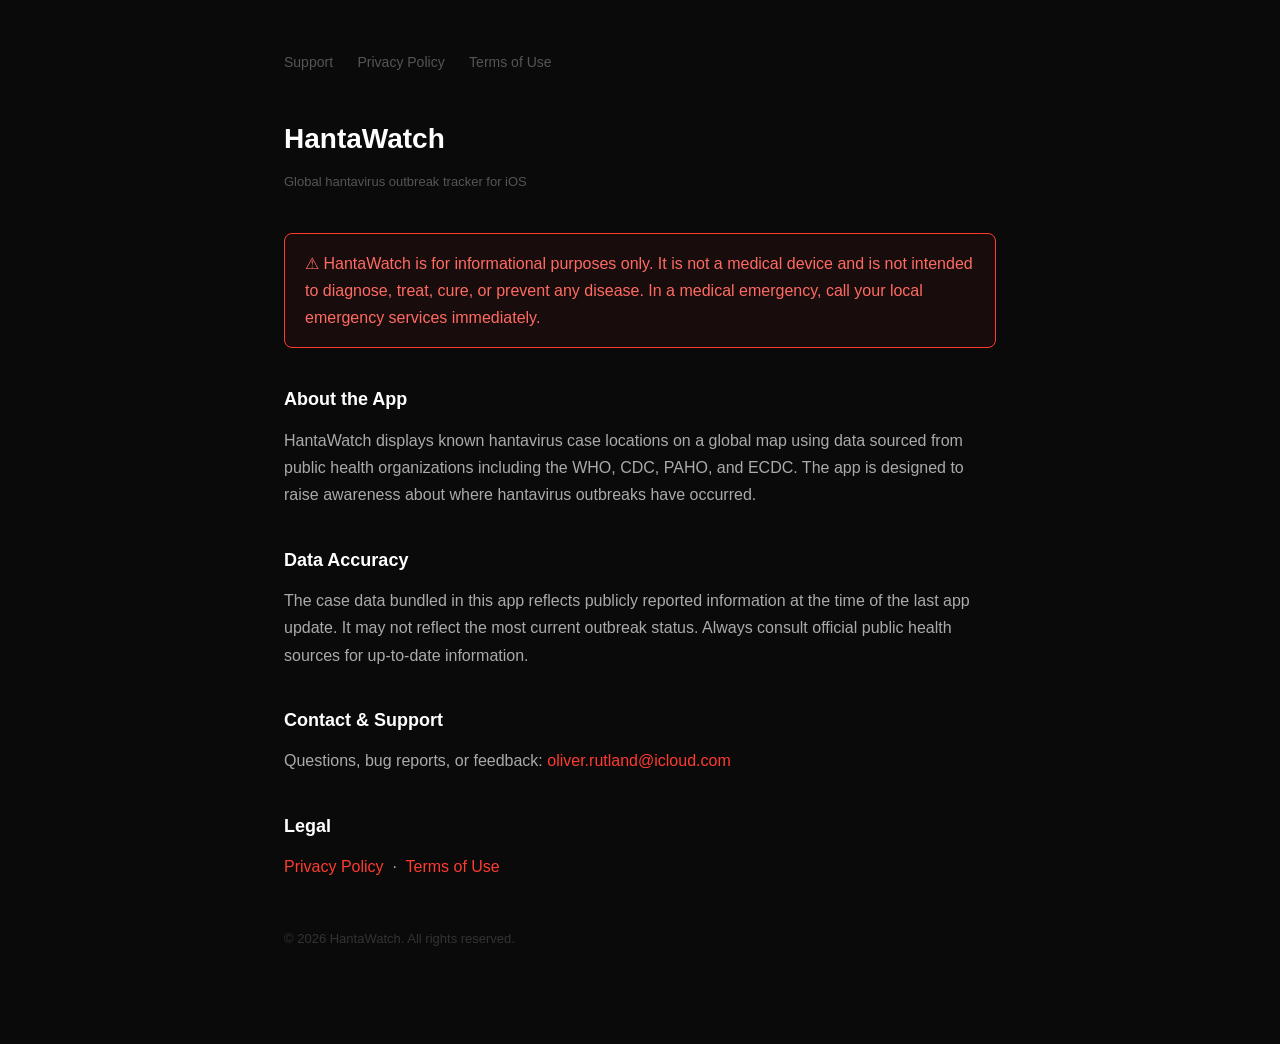
<file: docs/site/index.html>
<!DOCTYPE html>
<html lang="en">
<head>
  <meta charset="UTF-8">
  <meta name="viewport" content="width=device-width, initial-scale=1.0">
  <title>HantaWatch — Support</title>
  <link rel="stylesheet" href="_style.css">
</head>
<body>
  <nav>
    <a href="index.html">Support</a>
    <a href="privacy.html">Privacy Policy</a>
    <a href="terms.html">Terms of Use</a>
  </nav>

  <h1>HantaWatch</h1>
  <p class="meta">Global hantavirus outbreak tracker for iOS</p>

  <div class="warning">
    <p>⚠ HantaWatch is for informational purposes only. It is not a medical device and is not intended to diagnose, treat, cure, or prevent any disease. In a medical emergency, call your local emergency services immediately.</p>
  </div>

  <h2>About the App</h2>
  <p>HantaWatch displays known hantavirus case locations on a global map using data sourced from public health organizations including the WHO, CDC, PAHO, and ECDC. The app is designed to raise awareness about where hantavirus outbreaks have occurred.</p>

  <h2>Data Accuracy</h2>
  <p>The case data bundled in this app reflects publicly reported information at the time of the last app update. It may not reflect the most current outbreak status. Always consult official public health sources for up-to-date information.</p>

  <h2>Contact & Support</h2>
  <p>Questions, bug reports, or feedback: <a href="mailto:oliver.rutland@icloud.com">oliver.rutland@icloud.com</a></p>

  <h2>Legal</h2>
  <p>
    <a href="privacy.html">Privacy Policy</a> &nbsp;·&nbsp;
    <a href="terms.html">Terms of Use</a>
  </p>

  <p style="margin-top:48px; font-size:13px; color:#333;">© 2026 HantaWatch. All rights reserved.</p>
</body>
</html>
</file>
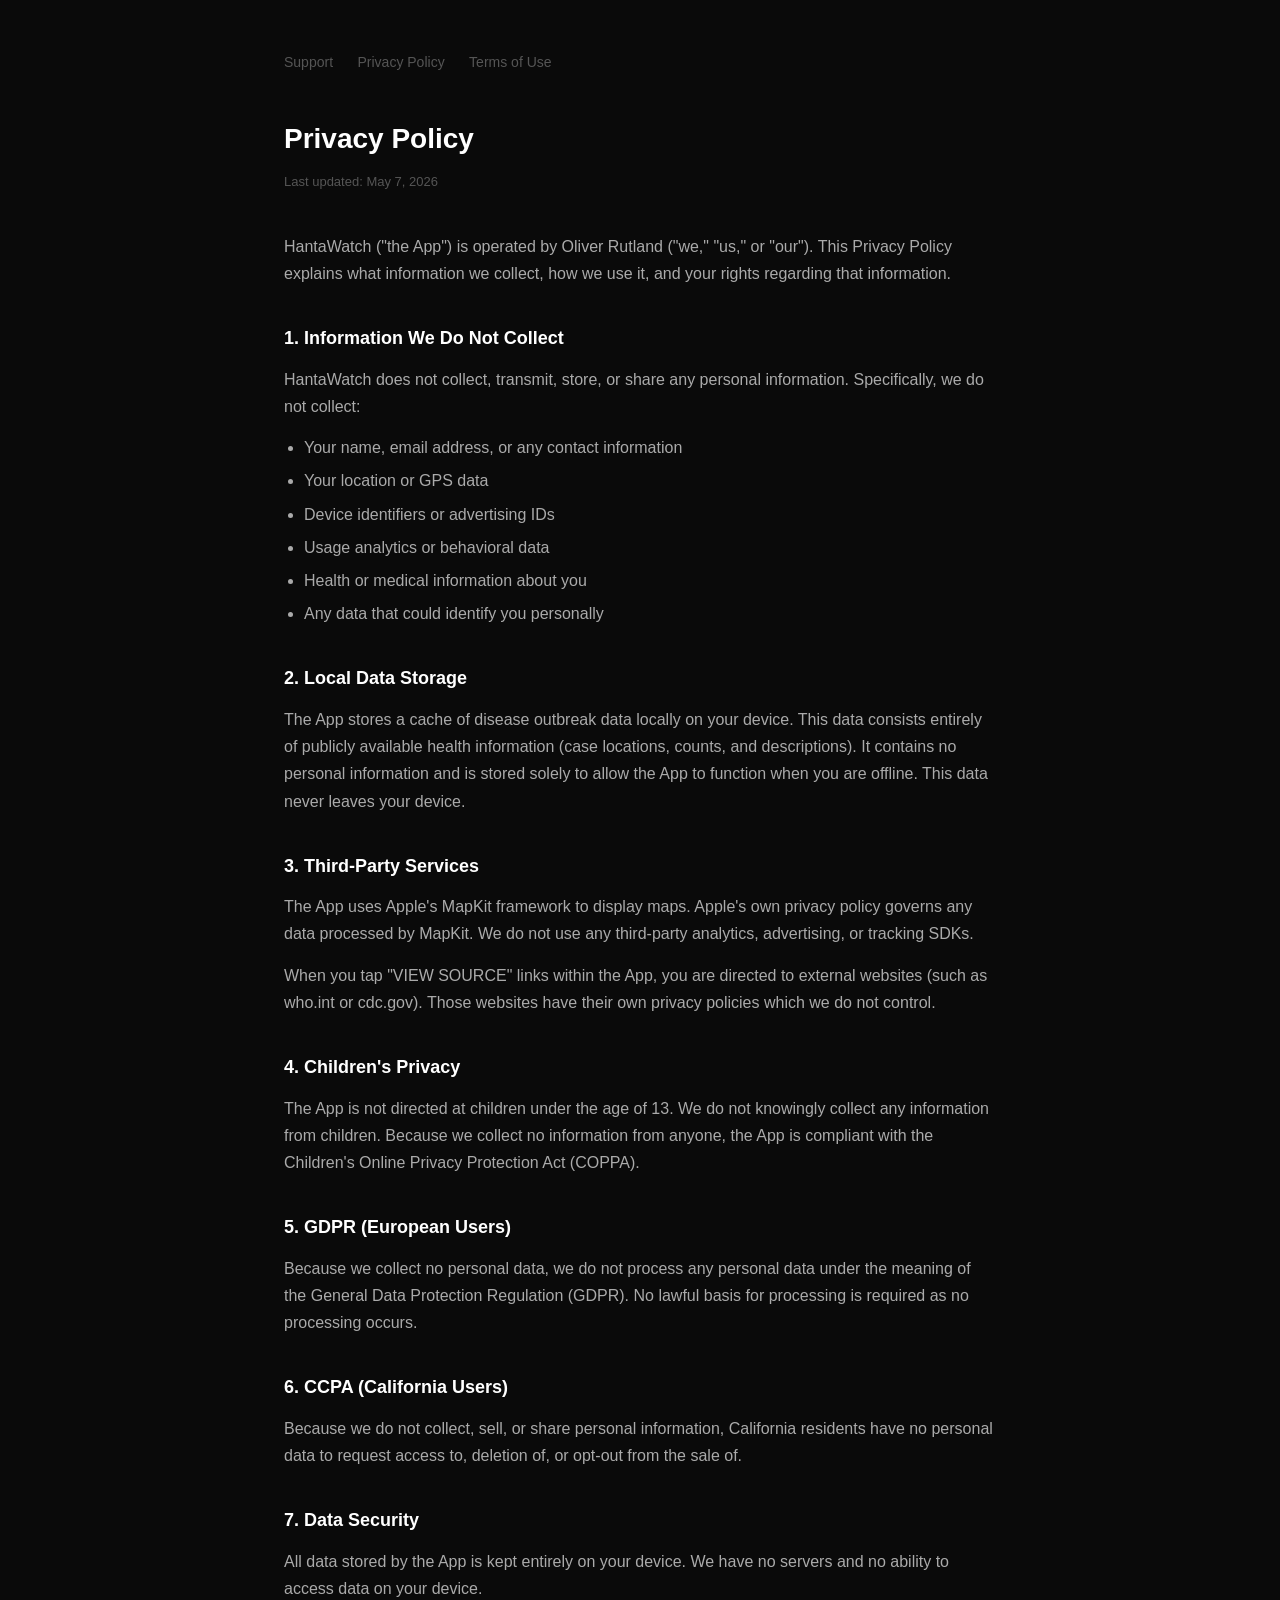
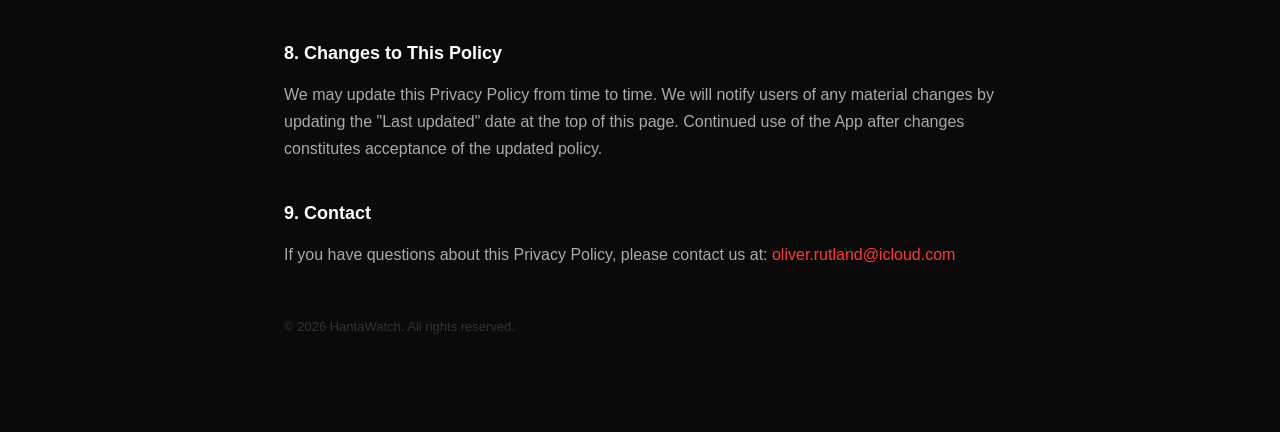
<file: docs/site/privacy.html>
<!DOCTYPE html>
<html lang="en">
<head>
  <meta charset="UTF-8">
  <meta name="viewport" content="width=device-width, initial-scale=1.0">
  <title>Privacy Policy — HantaWatch</title>
  <link rel="stylesheet" href="_style.css">
</head>
<body>
  <nav>
    <a href="index.html">Support</a>
    <a href="privacy.html">Privacy Policy</a>
    <a href="terms.html">Terms of Use</a>
  </nav>

  <h1>Privacy Policy</h1>
  <p class="meta">Last updated: May 7, 2026</p>

  <p>HantaWatch ("the App") is operated by Oliver Rutland ("we," "us," or "our"). This Privacy Policy explains what information we collect, how we use it, and your rights regarding that information.</p>

  <h2>1. Information We Do Not Collect</h2>
  <p>HantaWatch does not collect, transmit, store, or share any personal information. Specifically, we do not collect:</p>
  <ul>
    <li>Your name, email address, or any contact information</li>
    <li>Your location or GPS data</li>
    <li>Device identifiers or advertising IDs</li>
    <li>Usage analytics or behavioral data</li>
    <li>Health or medical information about you</li>
    <li>Any data that could identify you personally</li>
  </ul>

  <h2>2. Local Data Storage</h2>
  <p>The App stores a cache of disease outbreak data locally on your device. This data consists entirely of publicly available health information (case locations, counts, and descriptions). It contains no personal information and is stored solely to allow the App to function when you are offline. This data never leaves your device.</p>

  <h2>3. Third-Party Services</h2>
  <p>The App uses Apple's MapKit framework to display maps. Apple's own privacy policy governs any data processed by MapKit. We do not use any third-party analytics, advertising, or tracking SDKs.</p>
  <p>When you tap "VIEW SOURCE" links within the App, you are directed to external websites (such as who.int or cdc.gov). Those websites have their own privacy policies which we do not control.</p>

  <h2>4. Children's Privacy</h2>
  <p>The App is not directed at children under the age of 13. We do not knowingly collect any information from children. Because we collect no information from anyone, the App is compliant with the Children's Online Privacy Protection Act (COPPA).</p>

  <h2>5. GDPR (European Users)</h2>
  <p>Because we collect no personal data, we do not process any personal data under the meaning of the General Data Protection Regulation (GDPR). No lawful basis for processing is required as no processing occurs.</p>

  <h2>6. CCPA (California Users)</h2>
  <p>Because we do not collect, sell, or share personal information, California residents have no personal data to request access to, deletion of, or opt-out from the sale of.</p>

  <h2>7. Data Security</h2>
  <p>All data stored by the App is kept entirely on your device. We have no servers and no ability to access data on your device.</p>

  <h2>8. Changes to This Policy</h2>
  <p>We may update this Privacy Policy from time to time. We will notify users of any material changes by updating the "Last updated" date at the top of this page. Continued use of the App after changes constitutes acceptance of the updated policy.</p>

  <h2>9. Contact</h2>
  <p>If you have questions about this Privacy Policy, please contact us at: <a href="mailto:oliver.rutland@icloud.com">oliver.rutland@icloud.com</a></p>

  <p style="margin-top:48px; font-size:13px; color:#333;">© 2026 HantaWatch. All rights reserved.</p>
</body>
</html>
</file>
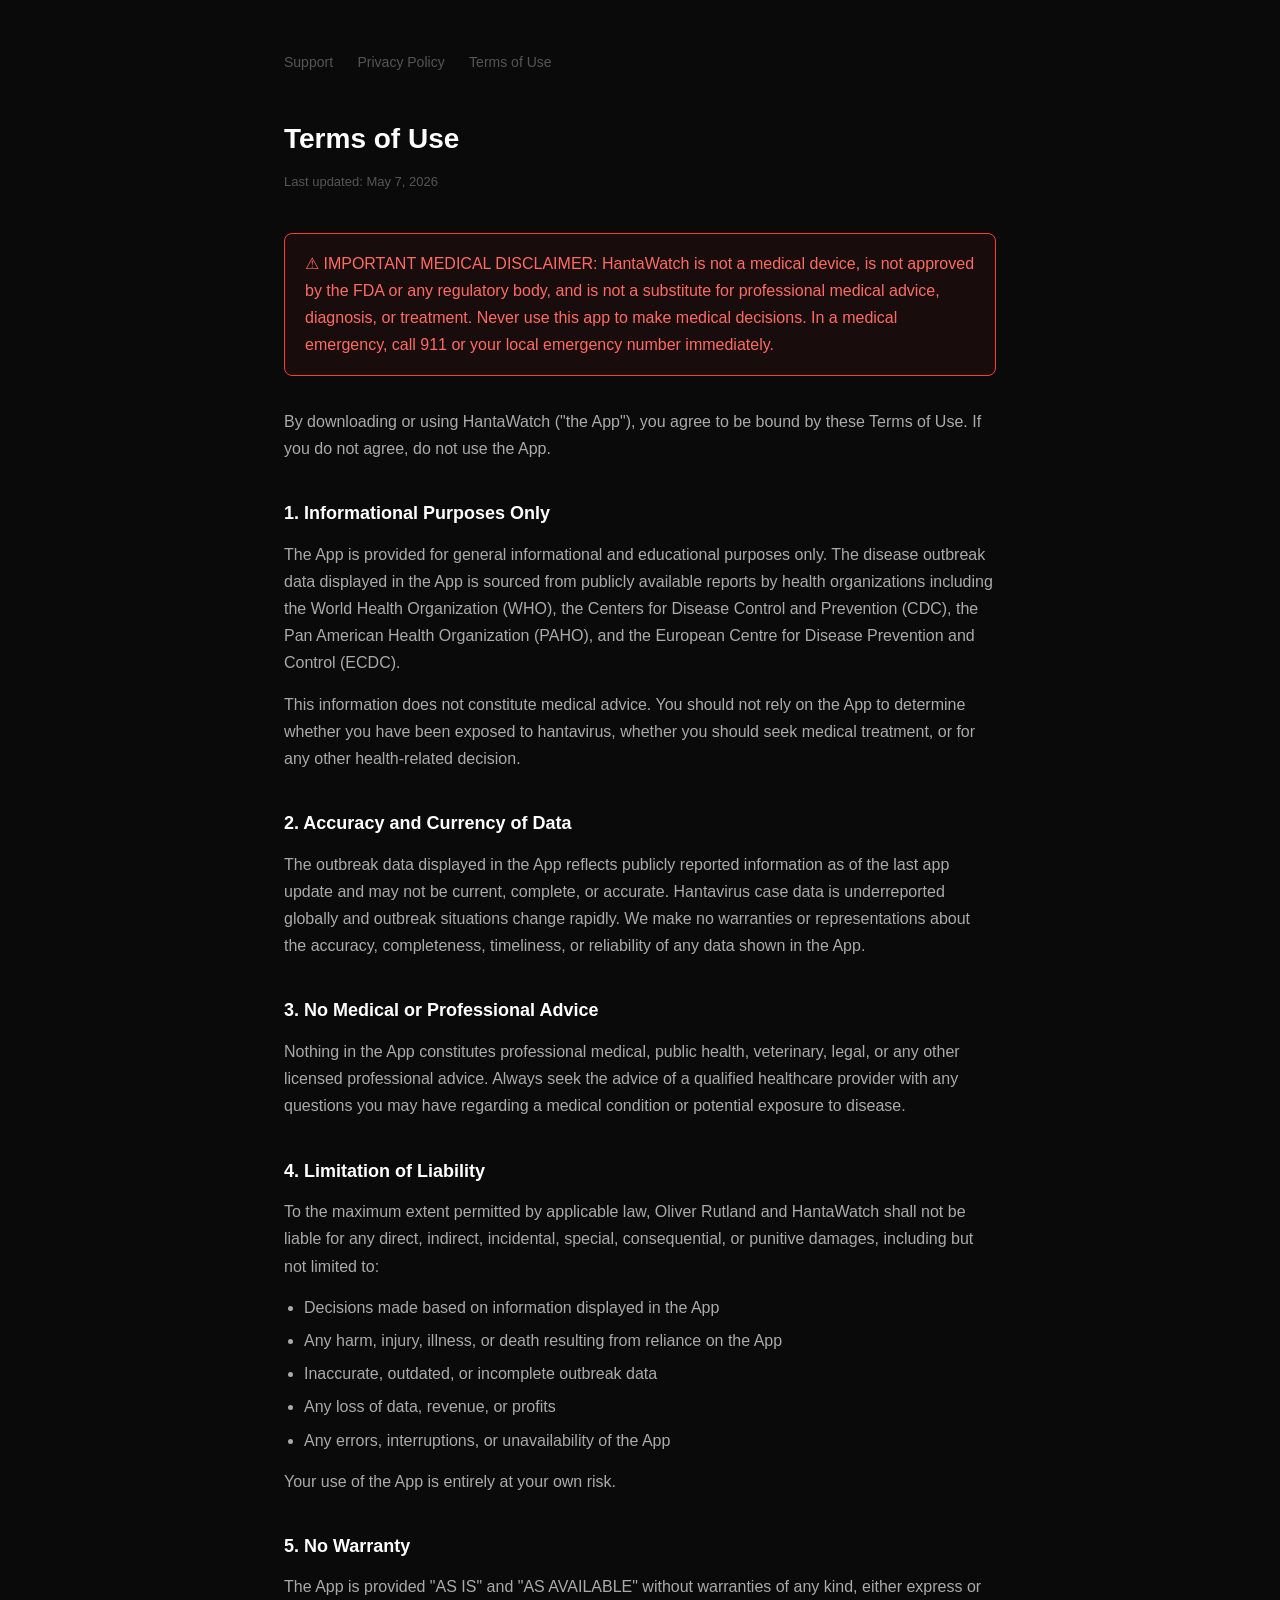
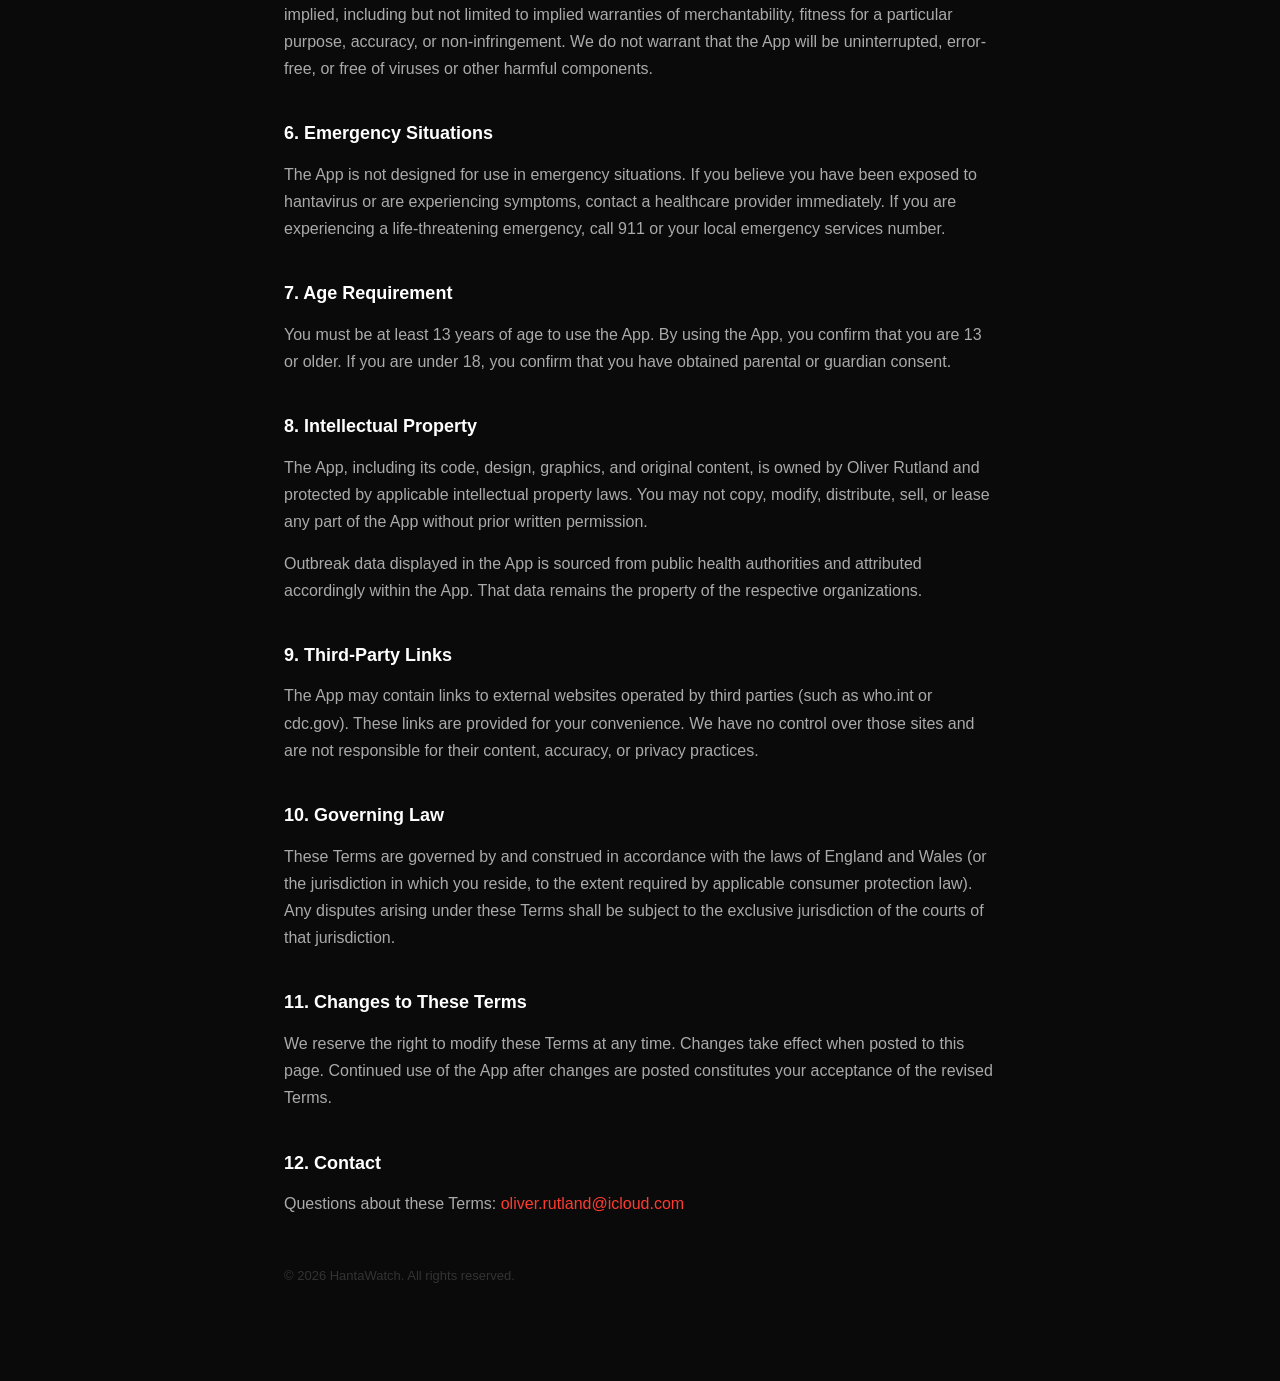
<file: docs/site/terms.html>
<!DOCTYPE html>
<html lang="en">
<head>
  <meta charset="UTF-8">
  <meta name="viewport" content="width=device-width, initial-scale=1.0">
  <title>Terms of Use — HantaWatch</title>
  <link rel="stylesheet" href="_style.css">
</head>
<body>
  <nav>
    <a href="index.html">Support</a>
    <a href="privacy.html">Privacy Policy</a>
    <a href="terms.html">Terms of Use</a>
  </nav>

  <h1>Terms of Use</h1>
  <p class="meta">Last updated: May 7, 2026</p>

  <div class="warning">
    <p>⚠ IMPORTANT MEDICAL DISCLAIMER: HantaWatch is not a medical device, is not approved by the FDA or any regulatory body, and is not a substitute for professional medical advice, diagnosis, or treatment. Never use this app to make medical decisions. In a medical emergency, call 911 or your local emergency number immediately.</p>
  </div>

  <p>By downloading or using HantaWatch ("the App"), you agree to be bound by these Terms of Use. If you do not agree, do not use the App.</p>

  <h2>1. Informational Purposes Only</h2>
  <p>The App is provided for general informational and educational purposes only. The disease outbreak data displayed in the App is sourced from publicly available reports by health organizations including the World Health Organization (WHO), the Centers for Disease Control and Prevention (CDC), the Pan American Health Organization (PAHO), and the European Centre for Disease Prevention and Control (ECDC).</p>
  <p>This information does not constitute medical advice. You should not rely on the App to determine whether you have been exposed to hantavirus, whether you should seek medical treatment, or for any other health-related decision.</p>

  <h2>2. Accuracy and Currency of Data</h2>
  <p>The outbreak data displayed in the App reflects publicly reported information as of the last app update and may not be current, complete, or accurate. Hantavirus case data is underreported globally and outbreak situations change rapidly. We make no warranties or representations about the accuracy, completeness, timeliness, or reliability of any data shown in the App.</p>

  <h2>3. No Medical or Professional Advice</h2>
  <p>Nothing in the App constitutes professional medical, public health, veterinary, legal, or any other licensed professional advice. Always seek the advice of a qualified healthcare provider with any questions you may have regarding a medical condition or potential exposure to disease.</p>

  <h2>4. Limitation of Liability</h2>
  <p>To the maximum extent permitted by applicable law, Oliver Rutland and HantaWatch shall not be liable for any direct, indirect, incidental, special, consequential, or punitive damages, including but not limited to:</p>
  <ul>
    <li>Decisions made based on information displayed in the App</li>
    <li>Any harm, injury, illness, or death resulting from reliance on the App</li>
    <li>Inaccurate, outdated, or incomplete outbreak data</li>
    <li>Any loss of data, revenue, or profits</li>
    <li>Any errors, interruptions, or unavailability of the App</li>
  </ul>
  <p>Your use of the App is entirely at your own risk.</p>

  <h2>5. No Warranty</h2>
  <p>The App is provided "AS IS" and "AS AVAILABLE" without warranties of any kind, either express or implied, including but not limited to implied warranties of merchantability, fitness for a particular purpose, accuracy, or non-infringement. We do not warrant that the App will be uninterrupted, error-free, or free of viruses or other harmful components.</p>

  <h2>6. Emergency Situations</h2>
  <p>The App is not designed for use in emergency situations. If you believe you have been exposed to hantavirus or are experiencing symptoms, contact a healthcare provider immediately. If you are experiencing a life-threatening emergency, call 911 or your local emergency services number.</p>

  <h2>7. Age Requirement</h2>
  <p>You must be at least 13 years of age to use the App. By using the App, you confirm that you are 13 or older. If you are under 18, you confirm that you have obtained parental or guardian consent.</p>

  <h2>8. Intellectual Property</h2>
  <p>The App, including its code, design, graphics, and original content, is owned by Oliver Rutland and protected by applicable intellectual property laws. You may not copy, modify, distribute, sell, or lease any part of the App without prior written permission.</p>
  <p>Outbreak data displayed in the App is sourced from public health authorities and attributed accordingly within the App. That data remains the property of the respective organizations.</p>

  <h2>9. Third-Party Links</h2>
  <p>The App may contain links to external websites operated by third parties (such as who.int or cdc.gov). These links are provided for your convenience. We have no control over those sites and are not responsible for their content, accuracy, or privacy practices.</p>

  <h2>10. Governing Law</h2>
  <p>These Terms are governed by and construed in accordance with the laws of England and Wales (or the jurisdiction in which you reside, to the extent required by applicable consumer protection law). Any disputes arising under these Terms shall be subject to the exclusive jurisdiction of the courts of that jurisdiction.</p>

  <h2>11. Changes to These Terms</h2>
  <p>We reserve the right to modify these Terms at any time. Changes take effect when posted to this page. Continued use of the App after changes are posted constitutes your acceptance of the revised Terms.</p>

  <h2>12. Contact</h2>
  <p>Questions about these Terms: <a href="mailto:oliver.rutland@icloud.com">oliver.rutland@icloud.com</a></p>

  <p style="margin-top:48px; font-size:13px; color:#333;">© 2026 HantaWatch. All rights reserved.</p>
</body>
</html>
</file>
<file: docs/site/_style.css>
* { margin: 0; padding: 0; box-sizing: border-box; }
body {
  background: #0a0a0a;
  color: #e0e0e0;
  font-family: -apple-system, BlinkMacSystemFont, 'SF Pro Text', sans-serif;
  font-size: 16px;
  line-height: 1.7;
  max-width: 760px;
  margin: 0 auto;
  padding: 48px 24px 80px;
}
h1 { font-size: 28px; font-weight: 700; color: #fff; margin-bottom: 8px; }
h2 { font-size: 18px; font-weight: 600; color: #fff; margin: 36px 0 12px; }
p { color: #aaa; margin-bottom: 14px; }
a { color: #ff3b30; text-decoration: none; }
a:hover { text-decoration: underline; }
.meta { font-size: 13px; color: #555; margin-bottom: 40px; }
.warning {
  border: 1px solid #ff3b30;
  border-radius: 8px;
  padding: 16px 20px;
  margin-bottom: 32px;
  background: rgba(255,59,48,0.06);
}
.warning p { color: #ff6b63; margin: 0; font-weight: 500; }
nav { margin-bottom: 40px; }
nav a { margin-right: 20px; color: #555; font-size: 14px; }
nav a:hover { color: #ff3b30; }
ul { color: #aaa; padding-left: 20px; margin-bottom: 14px; }
li { margin-bottom: 6px; }
</file>
